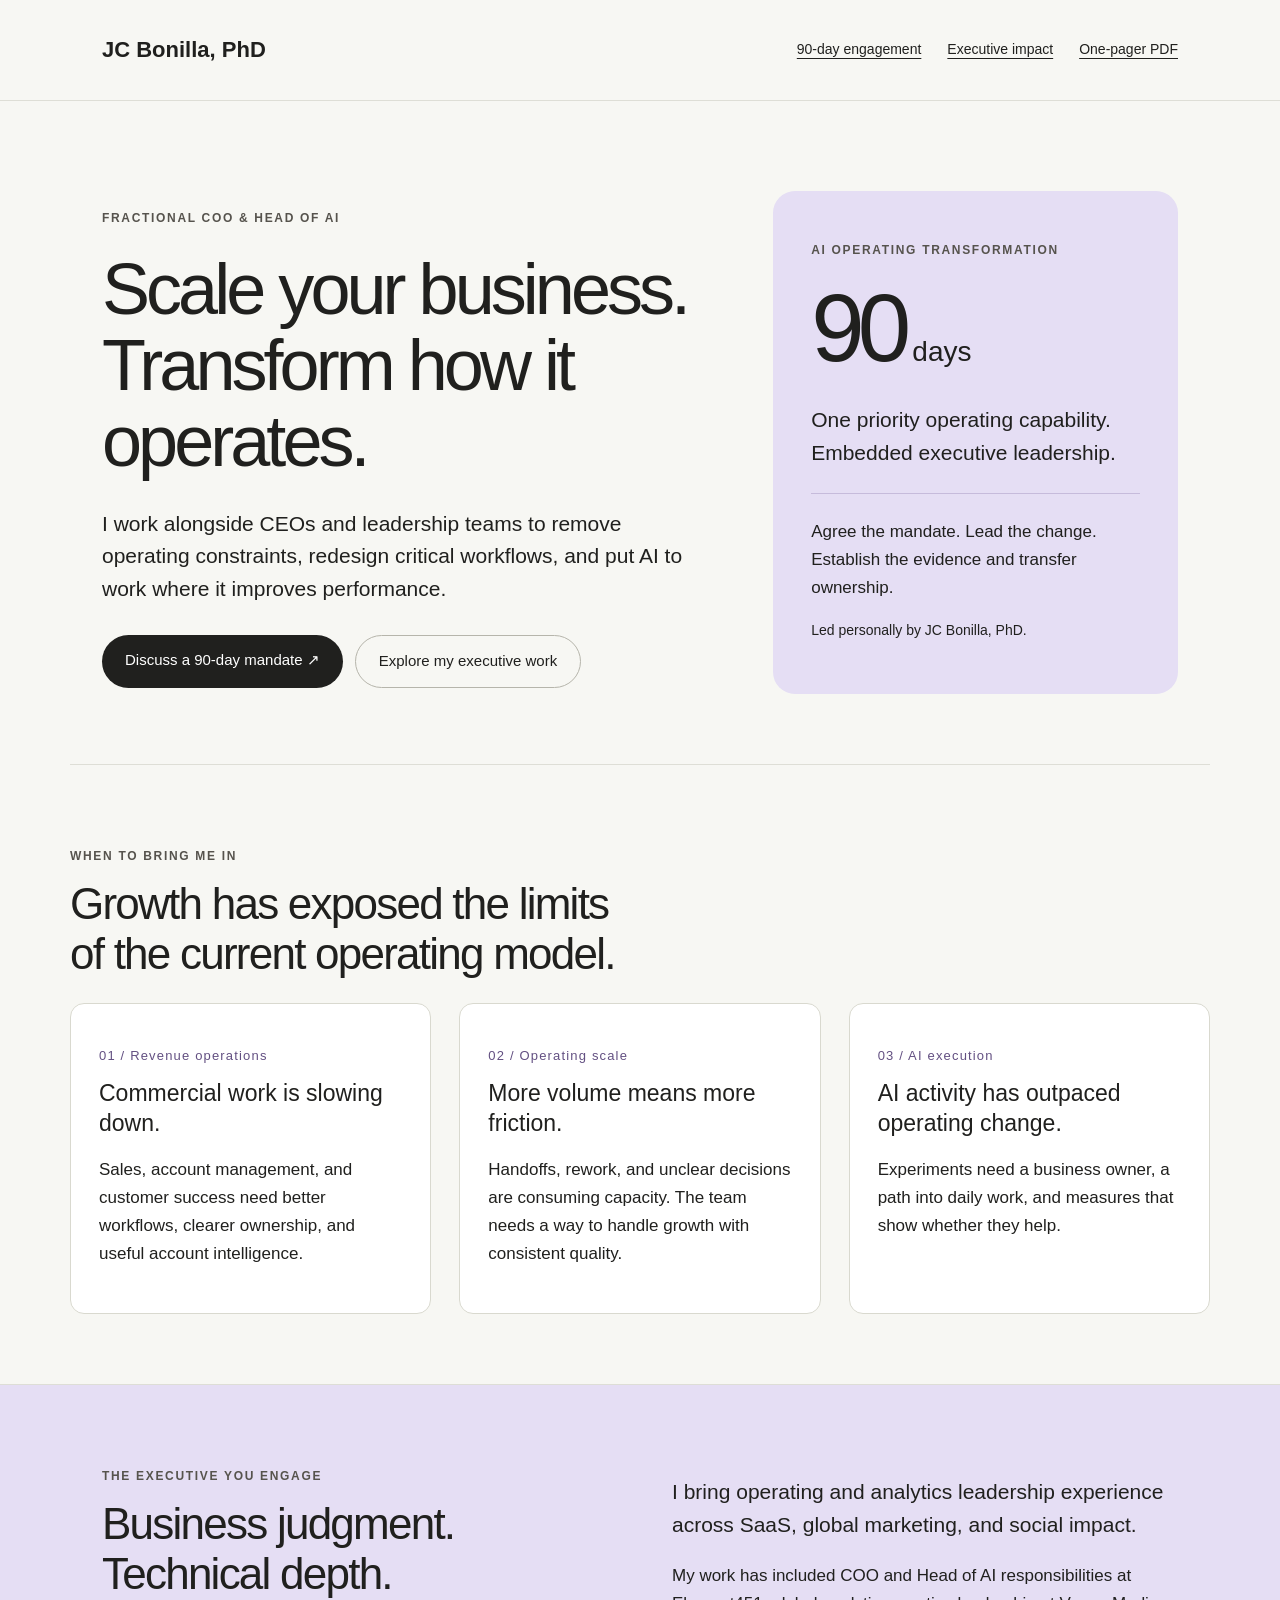
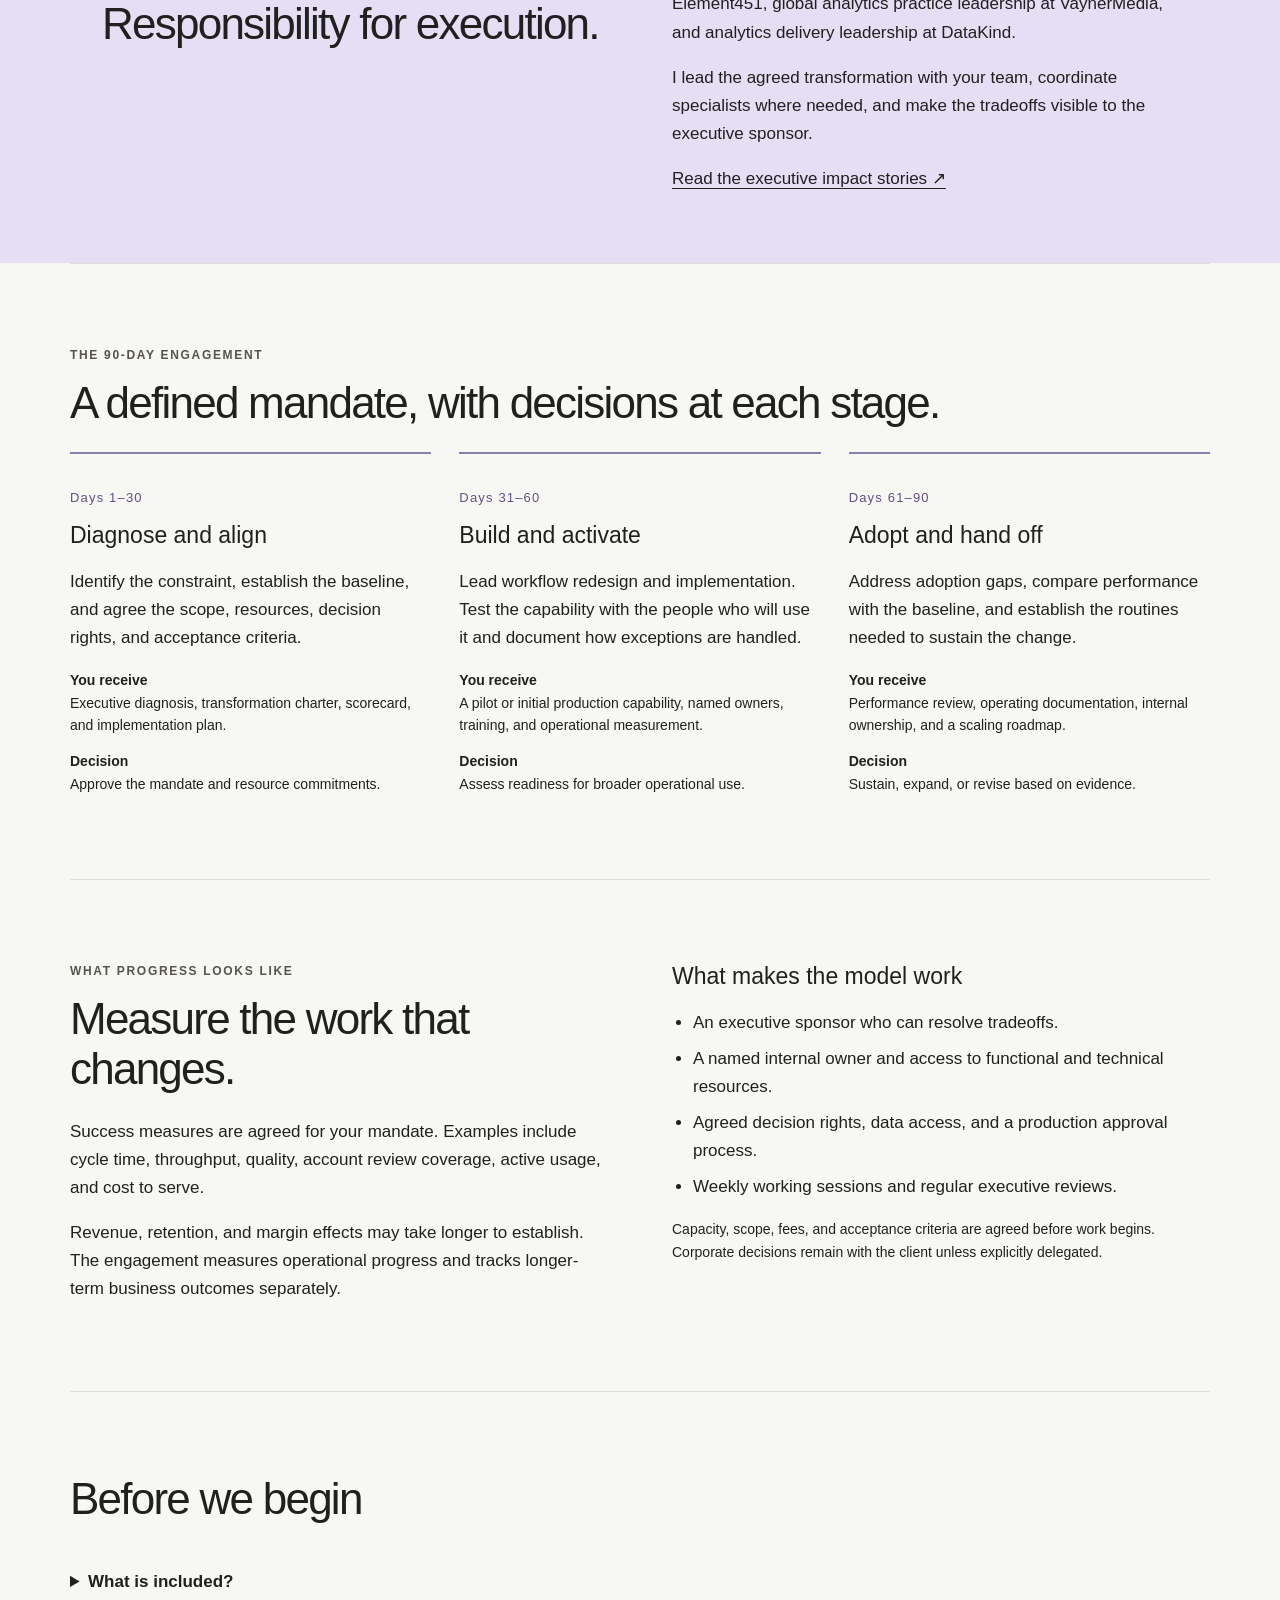
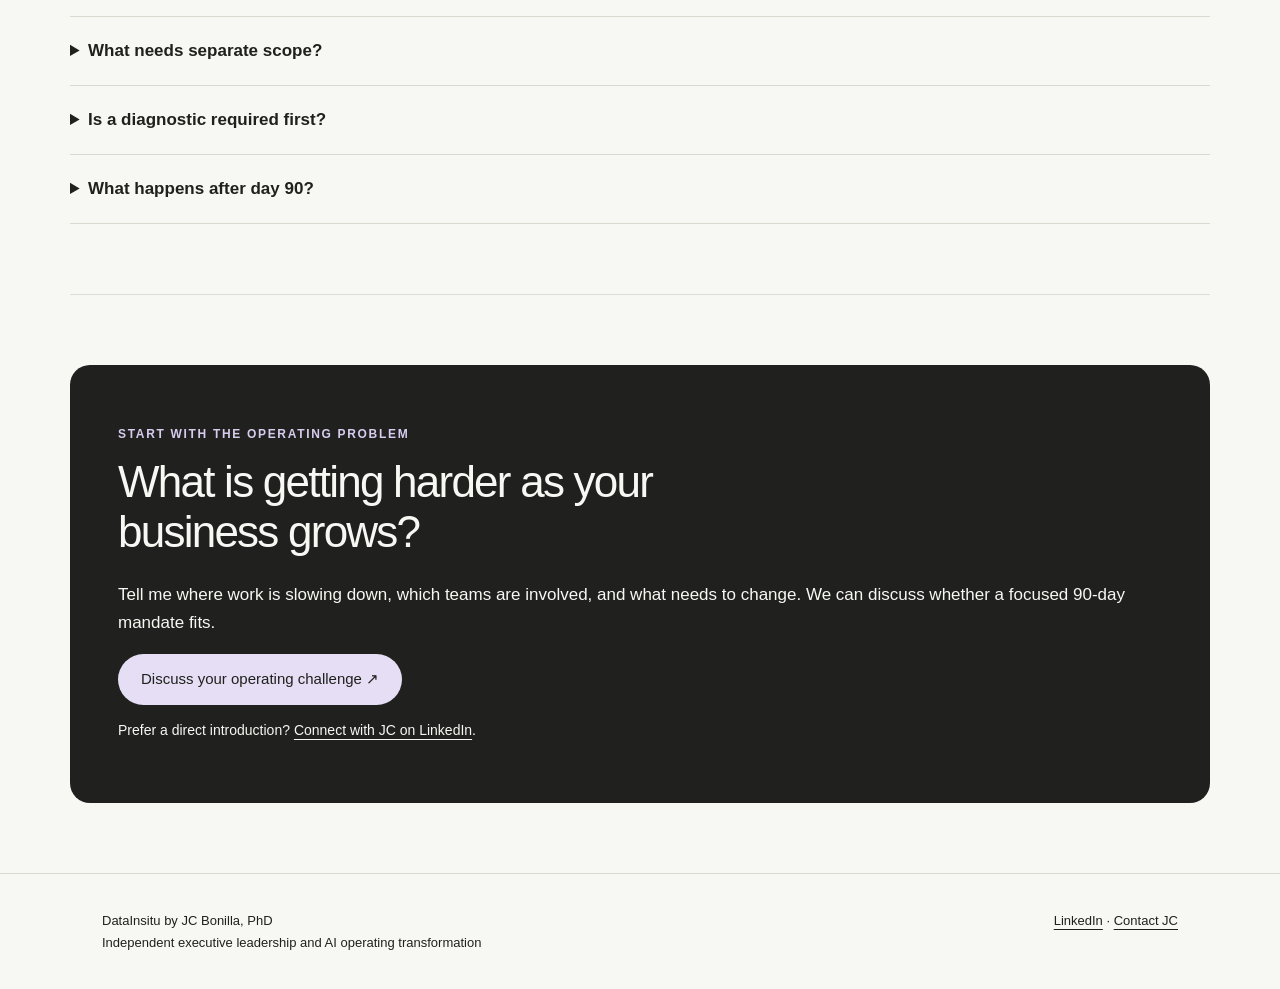
<file: index.html>
<!doctype html><html lang="en"><head><meta charset="utf-8"><meta name="viewport" content="width=device-width,initial-scale=1"><title>90-Day AI Operating Transformation | JC Bonilla, PhD</title><meta name="description" content="Embedded executive leadership for growth and operational scale, led by JC Bonilla, PhD."><meta name="theme-color" content="#f7f7f3"><link rel="stylesheet" href="assets/style.css?v=2"></head><body><a class="skip" href="#main">Skip to content</a><header><nav class="wrap" aria-label="Main navigation"><a class="name" href="index.html">JC Bonilla, PhD</a><div class="links"><a href="index.html">90-day engagement</a><a href="impact.html">Executive impact</a><a href="assets/jc-bonilla-executive-one-pager.pdf">One-pager PDF</a></div></nav></header><main id="main"><div class="wrap hero"><div><p class="eyebrow">Fractional COO &amp; Head of AI</p><h1>Scale your business.<br>Transform how it operates.</h1><p class="lead">I work alongside CEOs and leadership teams to remove operating constraints, redesign critical workflows, and put AI to work where it improves performance.</p><div class="actions"><a class="button" href="#contact">Discuss a 90-day mandate ↗</a><a class="button secondary" href="impact.html">Explore my executive work</a></div></div><aside class="mandate" aria-label="Engagement overview"><p class="eyebrow">AI Operating Transformation</p><div class="big">90<span style="font-size:28px;letter-spacing:0"> days</span></div><p class="lead">One priority operating capability.<br>Embedded executive leadership.</p><div class="rule"></div><p>Agree the mandate. Lead the change. Establish the evidence and transfer ownership.</p><p class="small">Led personally by JC Bonilla, PhD.</p></aside></div>
<section class="section wrap"><p class="eyebrow">When to bring me in</p><h2>Growth has exposed the limits<br>of the current operating model.</h2><div class="grid"><article class="card"><p class="number">01 / Revenue operations</p><h3>Commercial work is slowing down.</h3><p>Sales, account management, and customer success need better workflows, clearer ownership, and useful account intelligence.</p></article><article class="card"><p class="number">02 / Operating scale</p><h3>More volume means more friction.</h3><p>Handoffs, rework, and unclear decisions are consuming capacity. The team needs a way to handle growth with consistent quality.</p></article><article class="card"><p class="number">03 / AI execution</p><h3>AI activity has outpaced operating change.</h3><p>Experiments need a business owner, a path into daily work, and measures that show whether they help.</p></article></div></section>
<section class="section band"><div class="wrap two"><div><p class="eyebrow">The executive you engage</p><h2>Business judgment.<br>Technical depth.<br>Responsibility for execution.</h2></div><div><p class="lead">I bring operating and analytics leadership experience across SaaS, global marketing, and social impact.</p><p>My work has included COO and Head of AI responsibilities at Element451, global analytics practice leadership at VaynerMedia, and analytics delivery leadership at DataKind.</p><p>I lead the agreed transformation with your team, coordinate specialists where needed, and make the tradeoffs visible to the executive sponsor.</p><a href="impact.html">Read the executive impact stories ↗</a></div></div></section>
<section class="section wrap"><p class="eyebrow">The 90-day engagement</p><h2>A defined mandate, with decisions at each stage.</h2><div class="grid"><article class="phase"><p class="number">Days 1–30</p><h3>Diagnose and align</h3><p>Identify the constraint, establish the baseline, and agree the scope, resources, decision rights, and acceptance criteria.</p><p class="small"><b>You receive</b><br>Executive diagnosis, transformation charter, scorecard, and implementation plan.</p><p class="small"><b>Decision</b><br>Approve the mandate and resource commitments.</p></article><article class="phase"><p class="number">Days 31–60</p><h3>Build and activate</h3><p>Lead workflow redesign and implementation. Test the capability with the people who will use it and document how exceptions are handled.</p><p class="small"><b>You receive</b><br>A pilot or initial production capability, named owners, training, and operational measurement.</p><p class="small"><b>Decision</b><br>Assess readiness for broader operational use.</p></article><article class="phase"><p class="number">Days 61–90</p><h3>Adopt and hand off</h3><p>Address adoption gaps, compare performance with the baseline, and establish the routines needed to sustain the change.</p><p class="small"><b>You receive</b><br>Performance review, operating documentation, internal ownership, and a scaling roadmap.</p><p class="small"><b>Decision</b><br>Sustain, expand, or revise based on evidence.</p></article></div></section>
<section class="section wrap two"><div><p class="eyebrow">What progress looks like</p><h2>Measure the work that changes.</h2><p>Success measures are agreed for your mandate. Examples include cycle time, throughput, quality, account review coverage, active usage, and cost to serve.</p><p>Revenue, retention, and margin effects may take longer to establish. The engagement measures operational progress and tracks longer-term business outcomes separately.</p></div><div><h3>What makes the model work</h3><ul><li>An executive sponsor who can resolve tradeoffs.</li><li>A named internal owner and access to functional and technical resources.</li><li>Agreed decision rights, data access, and a production approval process.</li><li>Weekly working sessions and regular executive reviews.</li></ul><p class="small">Capacity, scope, fees, and acceptance criteria are agreed before work begins. Corporate decisions remain with the client unless explicitly delegated.</p></div></section>
<section class="section wrap"><h2>Before we begin</h2><details><summary>What is included?</summary><p>Executive prioritization, operating redesign, AI deployment oversight, cross-functional coordination, team enablement, measurement, and handoff within one agreed mandate.</p></details><details><summary>What needs separate scope?</summary><p>Major software development, data-platform migrations, extensive integrations, licenses, cloud costs, and organization-wide restructuring are scoped separately. Implementation resources must be agreed.</p></details><details><summary>Is a diagnostic required first?</summary><p>No. We can begin with the 90-day engagement when the problem and sponsorship are clear. A short diagnostic can help when leadership needs to align on the constraint.</p></details><details><summary>What happens after day 90?</summary><p>We review the evidence and agree whether the internal team takes over, a new mandate is warranted, or ongoing fractional leadership would help. Continuation is separately scoped.</p></details></section><section class="section wrap" id="contact"><div class="contact"><p class="eyebrow" style="color:#d7ccef">Start with the operating problem</p><h2>What is getting harder as your business grows?</h2><p>Tell me where work is slowing down, which teams are involved, and what needs to change. We can discuss whether a focused 90-day mandate fits.</p><a class="button" href="mailto:jb3379@nyu.edu?subject=90-day%20operating%20transformation">Discuss your operating challenge ↗</a><p class="small">Prefer a direct introduction? <a href="https://www.linkedin.com/in/jcbonilla/">Connect with JC on LinkedIn</a>.</p></div></section></main><footer><div class="wrap"><span>DataInsitu by JC Bonilla, PhD<br>Independent executive leadership and AI operating transformation</span><span><a href="https://www.linkedin.com/in/jcbonilla/">LinkedIn</a> · <a href="mailto:jb3379@nyu.edu?subject=90-day%20operating%20transformation">Contact JC</a></span></div></footer></body></html>
</file>
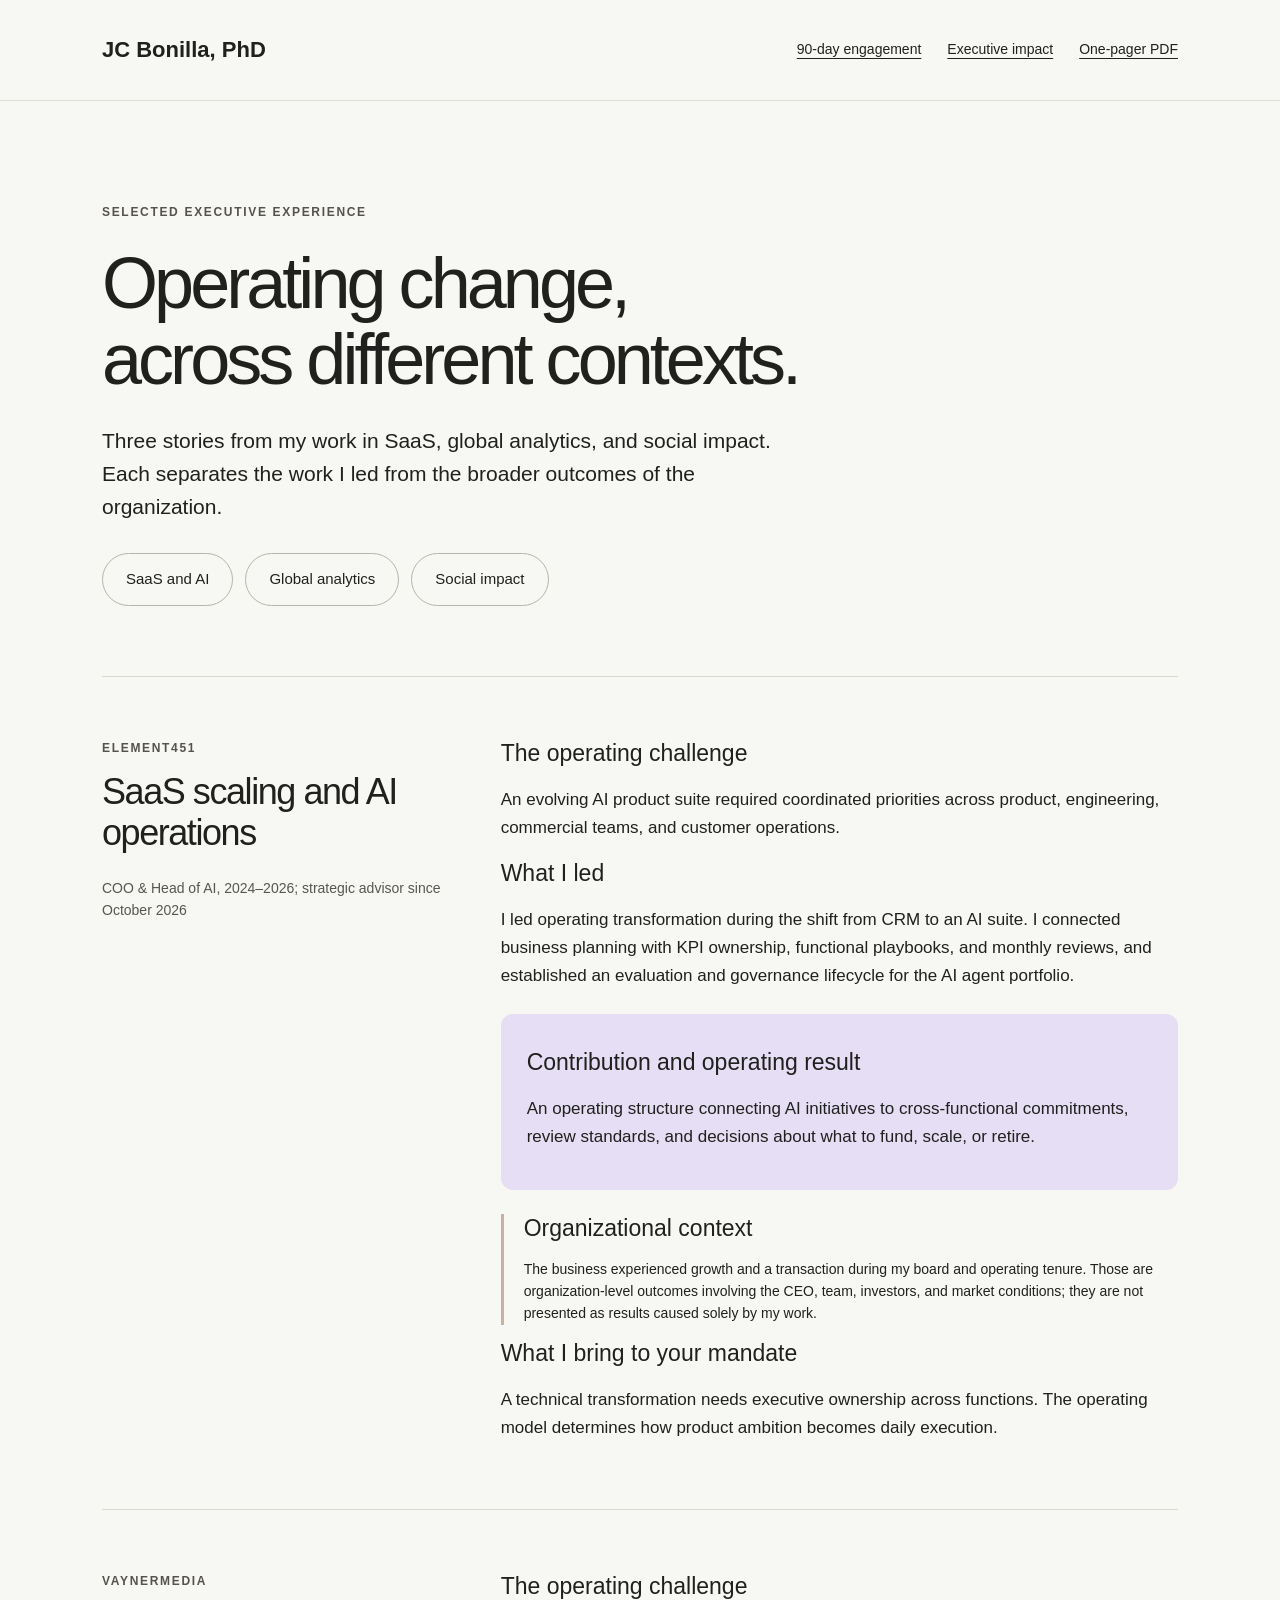
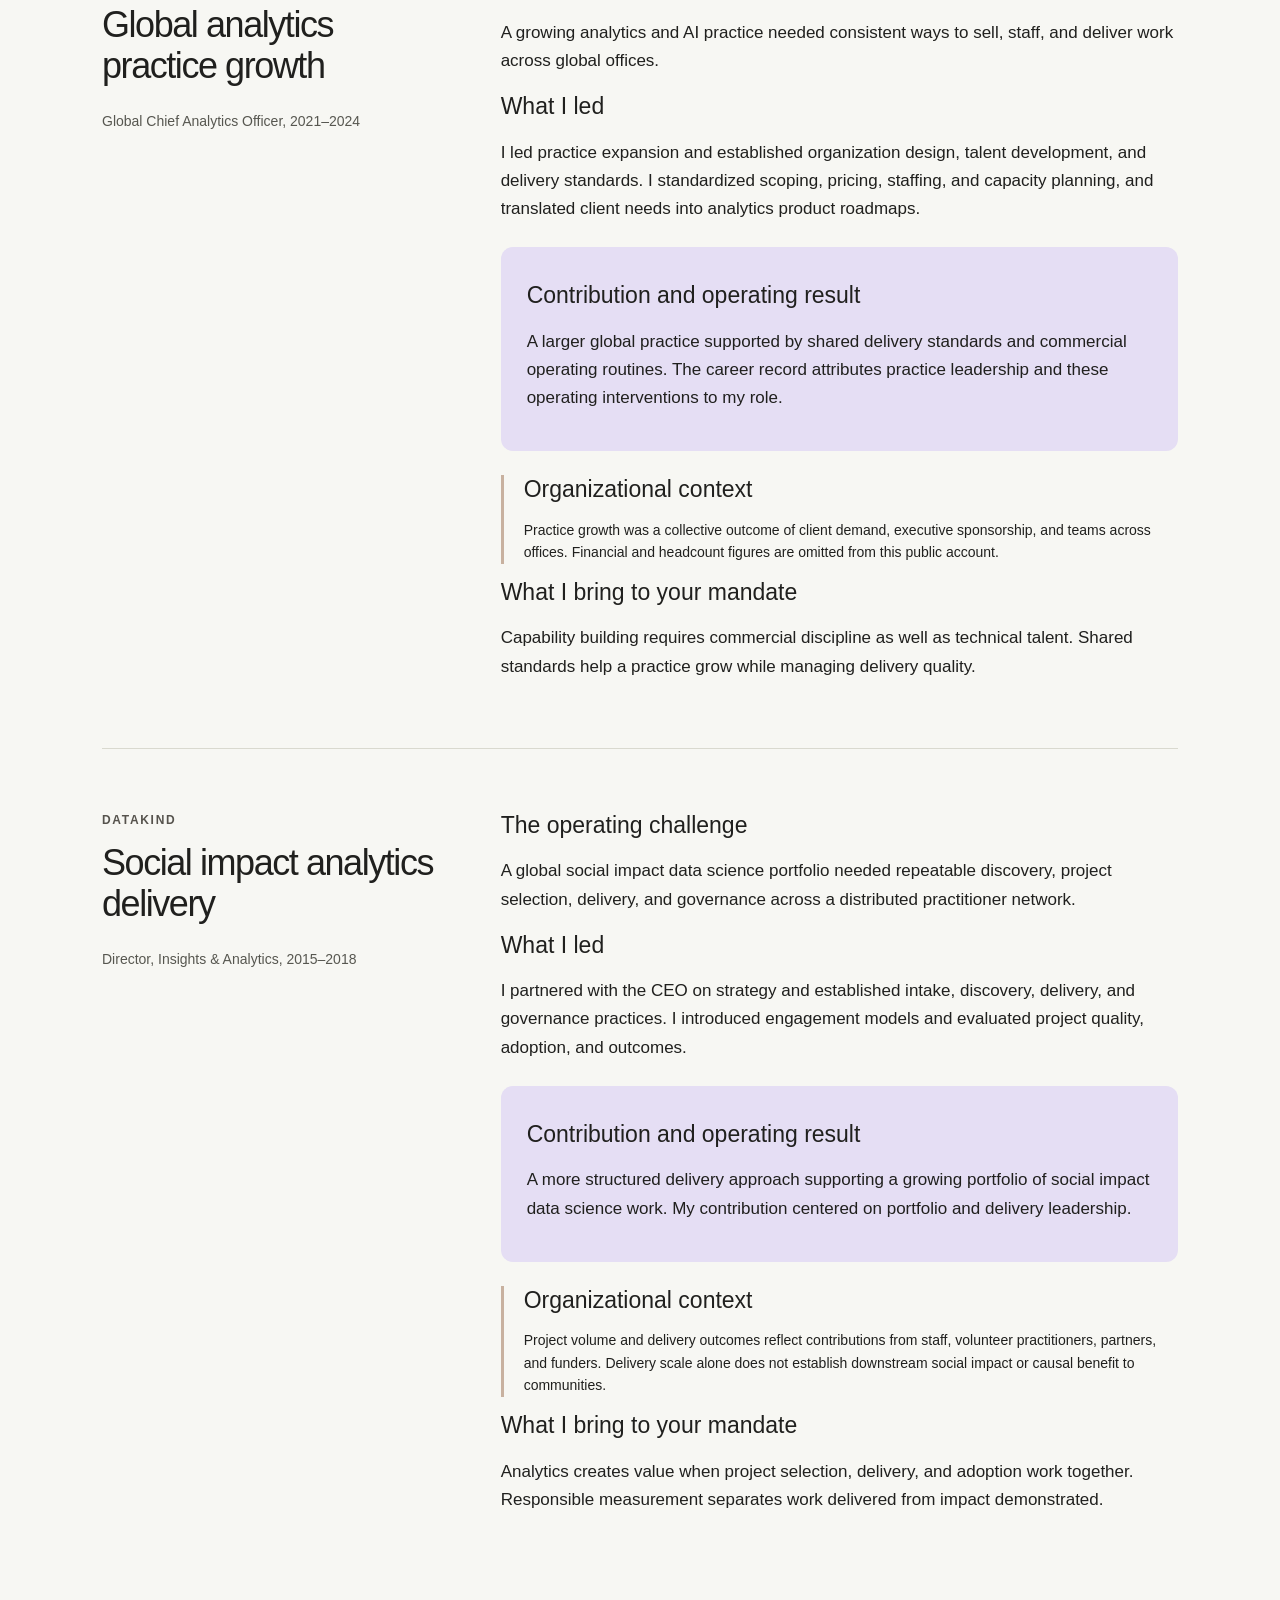
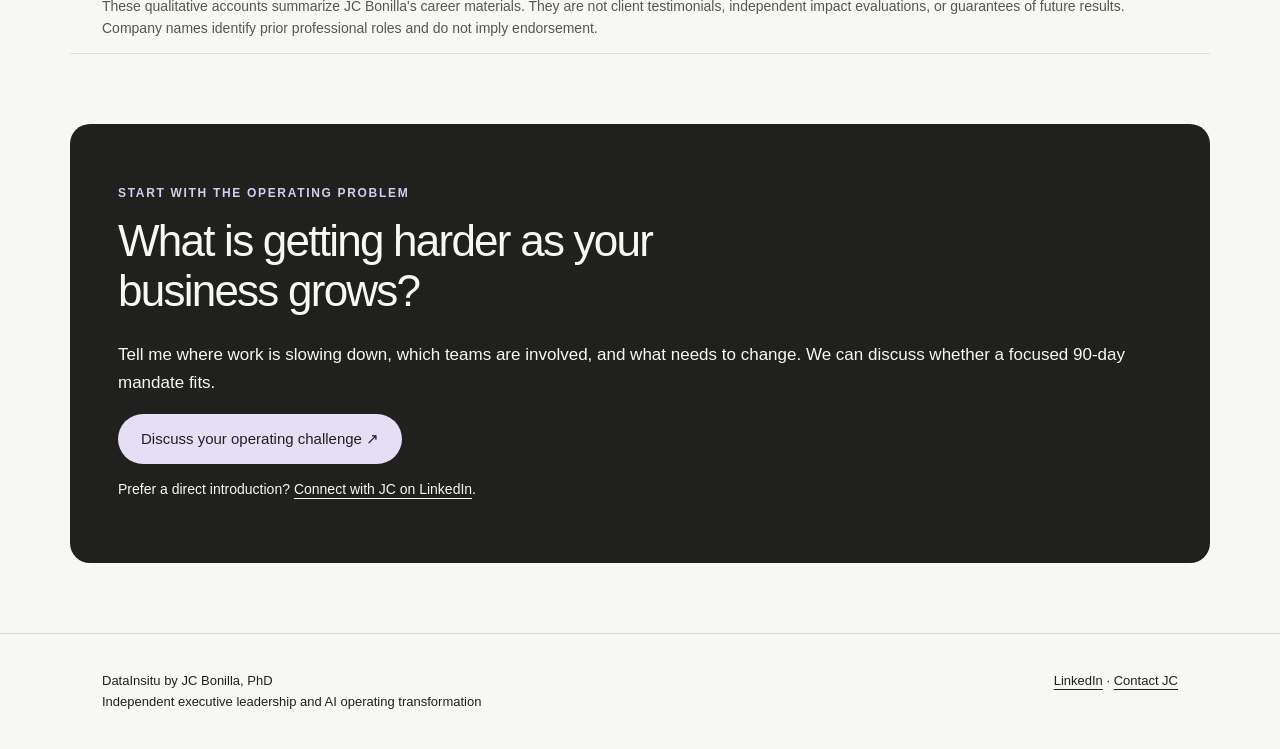
<file: impact.html>
<!doctype html><html lang="en"><head><meta charset="utf-8"><meta name="viewport" content="width=device-width,initial-scale=1"><title>Executive impact | JC Bonilla, PhD</title><meta name="description" content="Executive contributions in SaaS AI operations, global analytics practice growth, and social impact delivery."><meta name="theme-color" content="#f7f7f3"><link rel="stylesheet" href="assets/style.css?v=2"></head><body><a class="skip" href="#main">Skip to content</a><header><nav class="wrap" aria-label="Main navigation"><a class="name" href="index.html">JC Bonilla, PhD</a><div class="links"><a href="index.html">90-day engagement</a><a href="impact.html">Executive impact</a><a href="assets/jc-bonilla-executive-one-pager.pdf">One-pager PDF</a></div></nav></header><main id="main"><div class="wrap"><div class="hero" style="grid-template-columns:1fr;max-width:900px"><div><p class="eyebrow">Selected executive experience</p><h1>Operating change,<br>across different contexts.</h1><p class="lead">Three stories from my work in SaaS, global analytics, and social impact. Each separates the work I led from the broader outcomes of the organization.</p><div class="actions"><a class="button secondary" href="#saas">SaaS and AI</a><a class="button secondary" href="#analytics">Global analytics</a><a class="button secondary" href="#impact">Social impact</a></div></div></div><article class="case" id="saas"><div><p class="eyebrow">Element451</p><h2>SaaS scaling and AI operations</h2><p class="small muted">COO & Head of AI, 2024–2026; strategic advisor since October 2026</p></div><div><h3>The operating challenge</h3><p>An evolving AI product suite required coordinated priorities across product, engineering, commercial teams, and customer operations.</p><h3>What I led</h3><p>I led operating transformation during the shift from CRM to an AI suite. I connected business planning with KPI ownership, functional playbooks, and monthly reviews, and established an evaluation and governance lifecycle for the AI agent portfolio.</p><div class="result"><h3>Contribution and operating result</h3><p>An operating structure connecting AI initiatives to cross-functional commitments, review standards, and decisions about what to fund, scale, or retire.</p></div><div class="context"><h3>Organizational context</h3><p class="small">The business experienced growth and a transaction during my board and operating tenure. Those are organization-level outcomes involving the CEO, team, investors, and market conditions; they are not presented as results caused solely by my work.</p></div><h3>What I bring to your mandate</h3><p>A technical transformation needs executive ownership across functions. The operating model determines how product ambition becomes daily execution.</p></div></article><article class="case" id="analytics"><div><p class="eyebrow">VaynerMedia</p><h2>Global analytics practice growth</h2><p class="small muted">Global Chief Analytics Officer, 2021–2024</p></div><div><h3>The operating challenge</h3><p>A growing analytics and AI practice needed consistent ways to sell, staff, and deliver work across global offices.</p><h3>What I led</h3><p>I led practice expansion and established organization design, talent development, and delivery standards. I standardized scoping, pricing, staffing, and capacity planning, and translated client needs into analytics product roadmaps.</p><div class="result"><h3>Contribution and operating result</h3><p>A larger global practice supported by shared delivery standards and commercial operating routines. The career record attributes practice leadership and these operating interventions to my role.</p></div><div class="context"><h3>Organizational context</h3><p class="small">Practice growth was a collective outcome of client demand, executive sponsorship, and teams across offices. Financial and headcount figures are omitted from this public account.</p></div><h3>What I bring to your mandate</h3><p>Capability building requires commercial discipline as well as technical talent. Shared standards help a practice grow while managing delivery quality.</p></div></article><article class="case" id="impact"><div><p class="eyebrow">DataKind</p><h2>Social impact analytics delivery</h2><p class="small muted">Director, Insights & Analytics, 2015–2018</p></div><div><h3>The operating challenge</h3><p>A global social impact data science portfolio needed repeatable discovery, project selection, delivery, and governance across a distributed practitioner network.</p><h3>What I led</h3><p>I partnered with the CEO on strategy and established intake, discovery, delivery, and governance practices. I introduced engagement models and evaluated project quality, adoption, and outcomes.</p><div class="result"><h3>Contribution and operating result</h3><p>A more structured delivery approach supporting a growing portfolio of social impact data science work. My contribution centered on portfolio and delivery leadership.</p></div><div class="context"><h3>Organizational context</h3><p class="small">Project volume and delivery outcomes reflect contributions from staff, volunteer practitioners, partners, and funders. Delivery scale alone does not establish downstream social impact or causal benefit to communities.</p></div><h3>What I bring to your mandate</h3><p>Analytics creates value when project selection, delivery, and adoption work together. Responsible measurement separates work delivered from impact demonstrated.</p></div></article><p class="small muted">These qualitative accounts summarize JC Bonilla's career materials. They are not client testimonials, independent impact evaluations, or guarantees of future results. Company names identify prior professional roles and do not imply endorsement.</p></div><section class="section wrap" id="contact"><div class="contact"><p class="eyebrow" style="color:#d7ccef">Start with the operating problem</p><h2>What is getting harder as your business grows?</h2><p>Tell me where work is slowing down, which teams are involved, and what needs to change. We can discuss whether a focused 90-day mandate fits.</p><a class="button" href="mailto:jb3379@nyu.edu?subject=90-day%20operating%20transformation">Discuss your operating challenge ↗</a><p class="small">Prefer a direct introduction? <a href="https://www.linkedin.com/in/jcbonilla/">Connect with JC on LinkedIn</a>.</p></div></section></main><footer><div class="wrap"><span>DataInsitu by JC Bonilla, PhD<br>Independent executive leadership and AI operating transformation</span><span><a href="https://www.linkedin.com/in/jcbonilla/">LinkedIn</a> · <a href="mailto:jb3379@nyu.edu?subject=90-day%20operating%20transformation">Contact JC</a></span></div></footer></body></html>
</file>
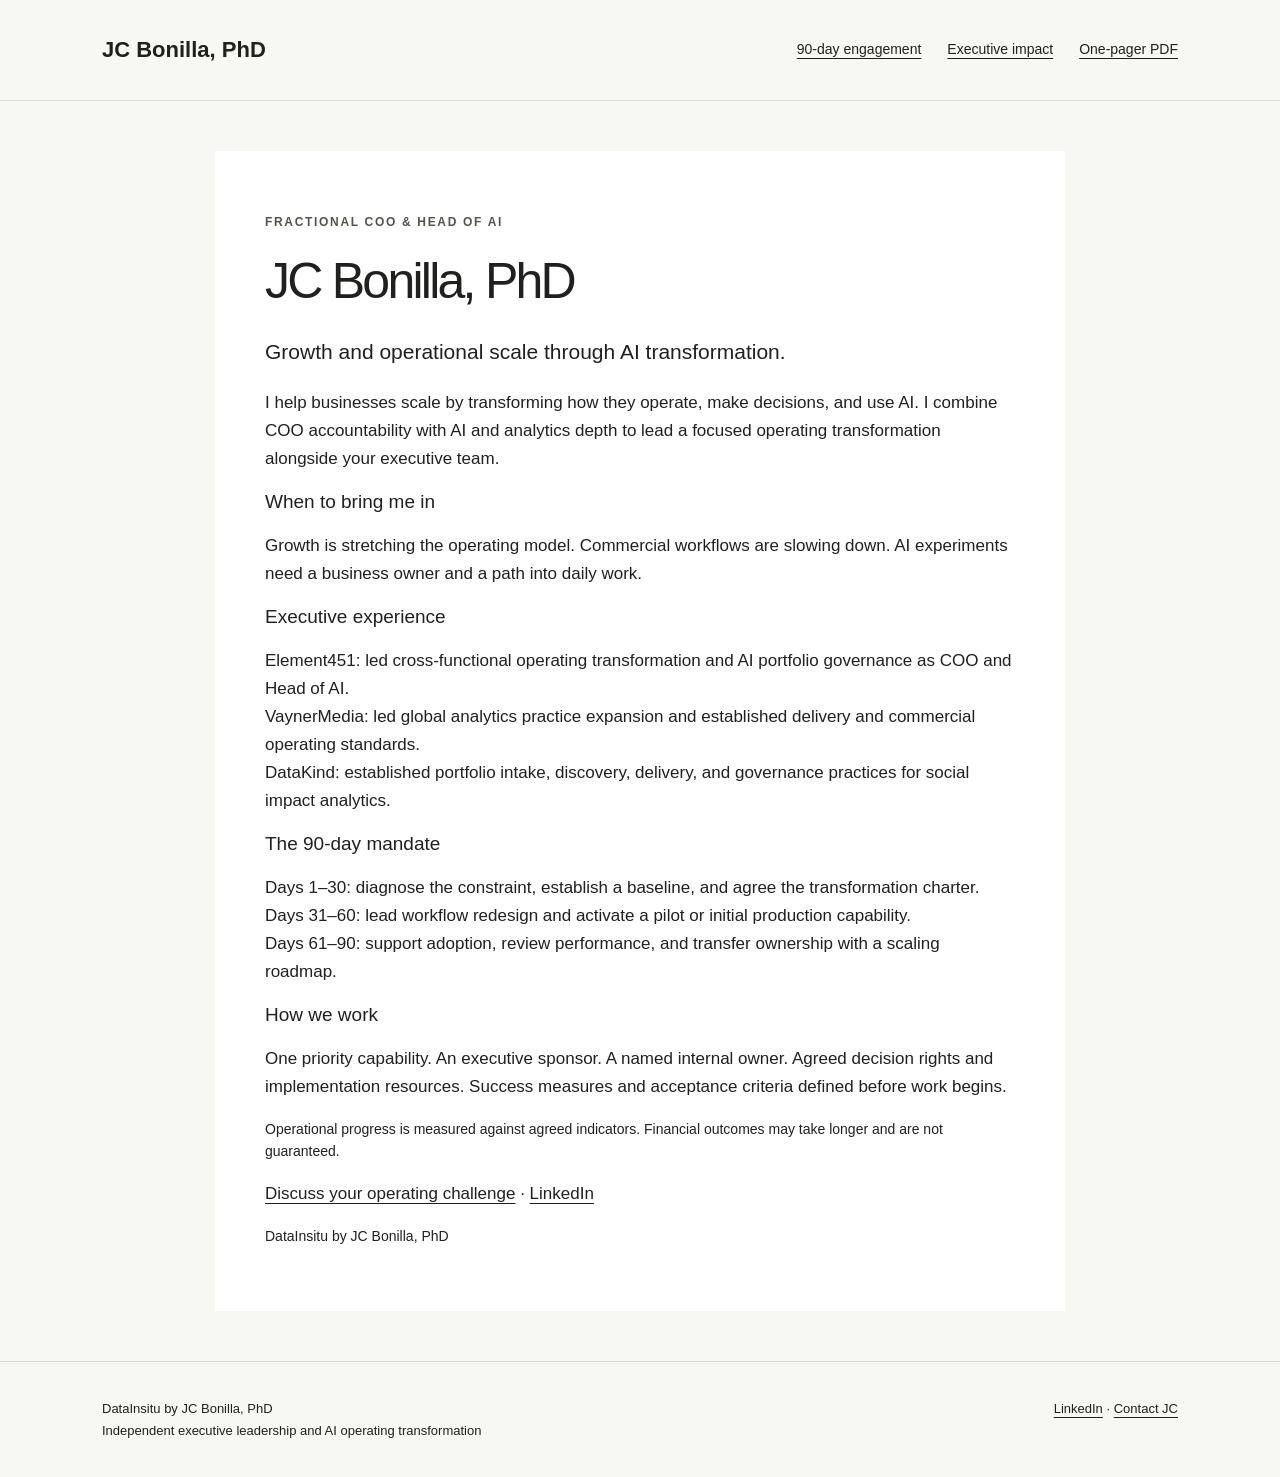
<file: one-pager.html>
<!doctype html><html lang="en"><head><meta charset="utf-8"><meta name="viewport" content="width=device-width,initial-scale=1"><title>Executive one-pager | JC Bonilla, PhD</title><meta name="description" content="JC Bonilla executive introduction and 90-day transformation offer."><meta name="theme-color" content="#f7f7f3"><link rel="stylesheet" href="assets/style.css?v=2"></head><body><a class="skip" href="#main">Skip to content</a><header><nav class="wrap" aria-label="Main navigation"><a class="name" href="index.html">JC Bonilla, PhD</a><div class="links"><a href="index.html">90-day engagement</a><a href="impact.html">Executive impact</a><a href="assets/jc-bonilla-executive-one-pager.pdf">One-pager PDF</a></div></nav></header><main id="main"><article class="one"><p class="eyebrow">Fractional COO &amp; Head of AI</p><h1>JC Bonilla, PhD</h1><p class="lead">Growth and operational scale through AI transformation.</p><p>I help businesses scale by transforming how they operate, make decisions, and use AI. I combine COO accountability with AI and analytics depth to lead a focused operating transformation alongside your executive team.</p><h3>When to bring me in</h3><p>Growth is stretching the operating model. Commercial workflows are slowing down. AI experiments need a business owner and a path into daily work.</p><h3>Executive experience</h3><p>Element451: led cross-functional operating transformation and AI portfolio governance as COO and Head of AI.<br>VaynerMedia: led global analytics practice expansion and established delivery and commercial operating standards.<br>DataKind: established portfolio intake, discovery, delivery, and governance practices for social impact analytics.</p><h3>The 90-day mandate</h3><p>Days 1–30: diagnose the constraint, establish a baseline, and agree the transformation charter.<br>Days 31–60: lead workflow redesign and activate a pilot or initial production capability.<br>Days 61–90: support adoption, review performance, and transfer ownership with a scaling roadmap.</p><h3>How we work</h3><p>One priority capability. An executive sponsor. A named internal owner. Agreed decision rights and implementation resources. Success measures and acceptance criteria defined before work begins.</p><p class="small">Operational progress is measured against agreed indicators. Financial outcomes may take longer and are not guaranteed.</p><p><a href="mailto:jb3379@nyu.edu?subject=90-day%20operating%20transformation">Discuss your operating challenge</a> · <a href="https://www.linkedin.com/in/jcbonilla/">LinkedIn</a></p><p class="small">DataInsitu by JC Bonilla, PhD</p></article></main><footer><div class="wrap"><span>DataInsitu by JC Bonilla, PhD<br>Independent executive leadership and AI operating transformation</span><span><a href="https://www.linkedin.com/in/jcbonilla/">LinkedIn</a> · <a href="mailto:jb3379@nyu.edu?subject=90-day%20operating%20transformation">Contact JC</a></span></div></footer></body></html>
</file>
<file: assets/style.css>
*{box-sizing:border-box}html{scroll-behavior:smooth}body{margin:0;background:#f7f7f3;color:#20201e;font:17px/1.65 Arial,sans-serif}a{color:inherit;text-underline-offset:4px}a:focus-visible,summary:focus-visible{outline:3px solid #645195;outline-offset:5px}.skip{position:absolute;top:-100px}.skip:focus{top:8px;background:white;padding:12px;z-index:5}.wrap{max-width:1140px;margin:auto;padding:0 32px}header{border-bottom:1px solid #deded6}nav{display:flex;align-items:center;justify-content:space-between;gap:24px;min-height:100px}nav .name{text-decoration:none;font-size:22px;font-weight:700}nav .links{display:flex;gap:26px;align-items:center;font-size:14px}.eyebrow{font-size:12px;letter-spacing:.14em;text-transform:uppercase;font-weight:700;color:#56534d}.hero{padding:90px 0 70px;display:grid;grid-template-columns:1.5fr 1fr;gap:64px;align-items:center}h1{font-size:clamp(42px,5.7vw,72px);line-height:1.06;letter-spacing:-.055em;font-weight:500;margin:22px 0 28px}h2{font-size:clamp(30px,4vw,44px);line-height:1.14;letter-spacing:-.04em;font-weight:500;margin:12px 0 24px}h3{font-size:23px;line-height:1.3;font-weight:500;margin:12px 0}.lead{font-size:21px;line-height:1.55;max-width:680px}.muted{color:#575750}.actions{display:flex;gap:12px;flex-wrap:wrap;margin:30px 0 0}.button{display:inline-block;padding:13px 23px;border-radius:30px;background:#20201e;color:white;text-decoration:none;font-size:15px}.button.secondary{background:transparent;border:1px solid #b6b5ab;color:#20201e}.mandate{background:#e5def4;border-radius:22px;padding:38px;position:relative;overflow:hidden}.mandate .big{font-size:96px;letter-spacing:-.07em;line-height:1.15}.mandate p{position:relative}.rule{border-top:1px solid #c6bbdb;margin:24px 0}.section{padding:70px 0;border-top:1px solid #deded6}.grid{display:grid;grid-template-columns:repeat(3,1fr);gap:28px}.card{padding:28px;border:1px solid #d9d9cf;border-radius:14px;background:#fff}.number{font-size:13px;letter-spacing:.09em;color:#635082}.band{background:#e5def4}.two{display:grid;grid-template-columns:1fr 1fr;gap:64px}.phase{border-top:2px solid #8c7daf;padding-top:20px}.small{font-size:14px;line-height:1.6}.case{padding:50px 0;border-top:1px solid #d9d9cf;display:grid;grid-template-columns:1fr 2fr;gap:60px}.case h2{font-size:36px}.case .result{padding:22px 26px;background:#e5def4;border-radius:12px;margin:24px 0}.case .context{border-left:3px solid #c8b19f;padding-left:20px}details{padding:20px 0;border-bottom:1px solid #d9d9cf}summary{cursor:pointer;font-weight:700}footer{padding:36px 0;border-top:1px solid #d9d9cf;font-size:13px}footer .wrap{display:flex;justify-content:space-between;gap:24px}ul{padding-left:21px}li{margin:8px 0}.contact{padding:48px;background:#20201e;color:#f7f7f3;border-radius:20px}.contact .button{background:#e5def4;color:#20201e}.contact h2{max-width:700px}.one{max-width:850px;margin:50px auto;padding:50px;background:white}.one h1{font-size:50px}.one .grid{gap:18px}.one h3{font-size:19px}@media(max-width:760px){.wrap{padding:0 22px}nav{padding:22px 0;align-items:flex-start;flex-direction:column;gap:14px}nav .links{gap:18px;flex-wrap:wrap}.hero{padding:45px 0;grid-template-columns:1fr;gap:30px}.grid,.two,.case{grid-template-columns:1fr;gap:24px}.section{padding:45px 0}.case{padding:35px 0}.mandate{padding:28px}.contact{padding:28px}footer .wrap{flex-direction:column}.one{margin:0;padding:24px}.one h1{font-size:38px}}@media(prefers-reduced-motion:reduce){html{scroll-behavior:auto}}@media print{header,.actions,footer,.skip{display:none}.one{margin:0;padding:0}.section{padding:20px 0}body{background:white;font-size:11px}a{text-decoration:none}}
.wrap.hero{padding-left:32px;padding-right:32px}@media(max-width:760px){.wrap.hero{padding-left:22px;padding-right:22px}}
</file>
